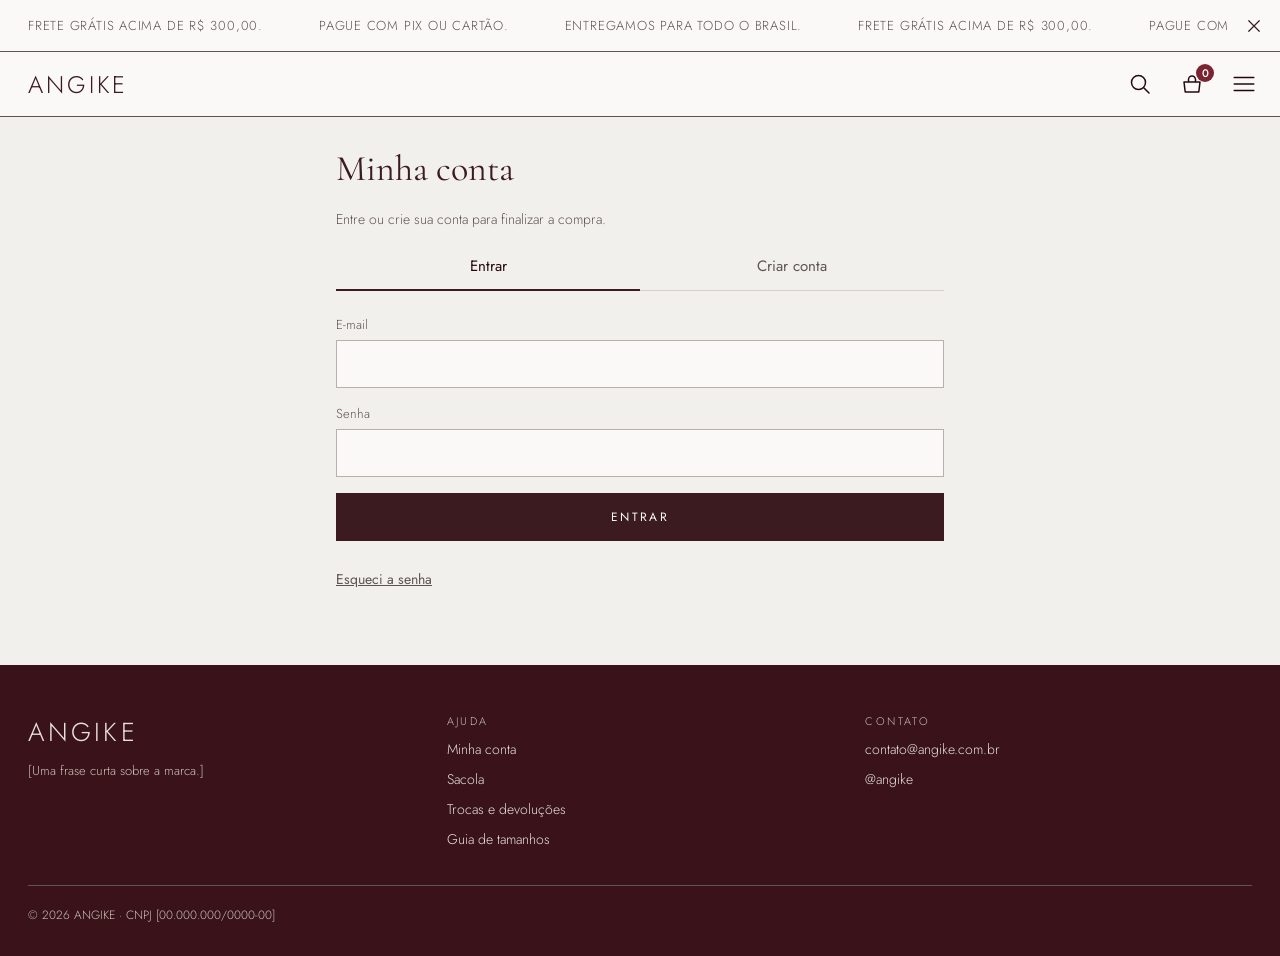
<file: admin.html>
<!doctype html>
<html lang="pt-BR">
<head>
  <meta charset="utf-8">
  <meta name="viewport" content="width=device-width, initial-scale=1">
  <title>Painel — ANGIKE</title>
  <meta name="robots" content="noindex, nofollow">
  <meta name="theme-color" content="#FAF9F7">
  <link rel="icon" href="data:image/svg+xml,%3Csvg xmlns='http://www.w3.org/2000/svg' viewBox='0 0 64 64'%3E%3Crect width='64' height='64' fill='%23FAF9F7'/%3E%3Ctext x='32' y='45' font-family='sans-serif' font-size='40' font-weight='300' text-anchor='middle' fill='%233A2E2A'%3EA%3C/text%3E%3C/svg%3E">
  <link rel="preconnect" href="https://fonts.googleapis.com">
  <link rel="preconnect" href="https://fonts.gstatic.com" crossorigin>
  <link href="https://fonts.googleapis.com/css2?family=Cormorant+Garamond:ital,wght@0,400;0,500;1,400;1,500&family=Jost:wght@300;400;500&display=swap" rel="stylesheet">
  <link rel="stylesheet" href="css/styles.css">
</head>
<body>
  <main id="conteudo" class="page">
    <div id="admin" aria-busy="true"><p class="muted">Carregando…</p></div>
  </main>

  <script src="js/vendor/supabase.js"></script>
  <script src="js/config.js"></script>
  <script src="js/products.js"></script>
  <script src="js/common.js"></script>
  <script src="js/admin.js"></script>
</body>
</html>
</file>
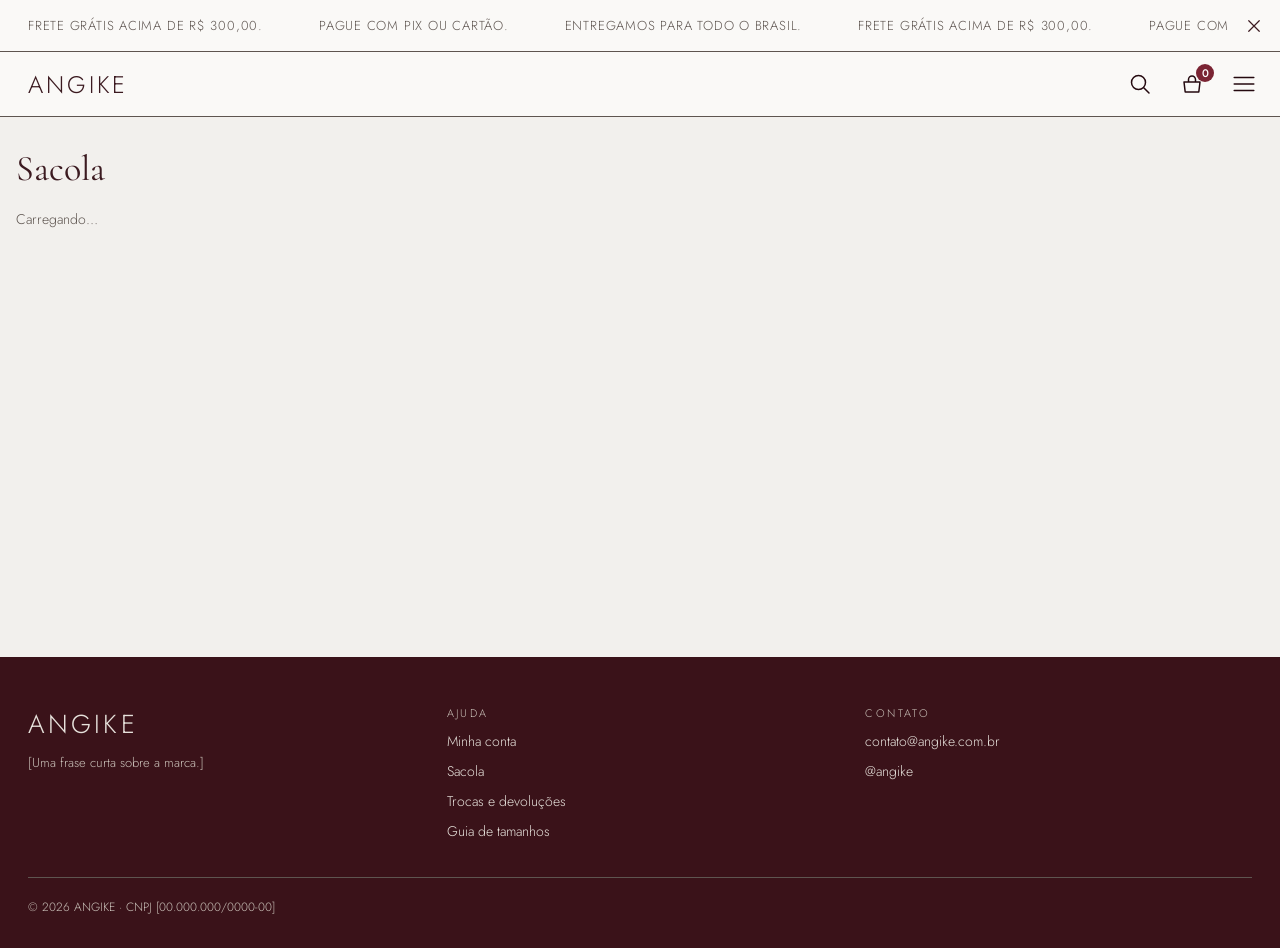
<file: carrinho.html>
<!doctype html>
<html lang="pt-BR">
<head>
  <meta charset="utf-8">
  <meta name="viewport" content="width=device-width, initial-scale=1">
  <title>Sacola — ANGIKE</title>
  <meta name="robots" content="noindex">
  <meta name="theme-color" content="#FAF9F7">
  <link rel="icon" href="data:image/svg+xml,%3Csvg xmlns='http://www.w3.org/2000/svg' viewBox='0 0 64 64'%3E%3Crect width='64' height='64' fill='%23FAF9F7'/%3E%3Ctext x='32' y='45' font-family='sans-serif' font-size='40' font-weight='300' text-anchor='middle' fill='%233A2E2A'%3EA%3C/text%3E%3C/svg%3E">
  <link rel="preconnect" href="https://fonts.googleapis.com">
  <link rel="preconnect" href="https://fonts.gstatic.com" crossorigin>
  <link href="https://fonts.googleapis.com/css2?family=Cormorant+Garamond:ital,wght@0,400;0,500;1,400;1,500&family=Jost:wght@300;400;500&display=swap" rel="stylesheet">
  <link rel="stylesheet" href="css/styles.css">
</head>
<body>
  <main id="conteudo" class="page">
    <h1 class="page__title">Sacola</h1>
    <div id="cart" aria-busy="true"><p class="muted">Carregando…</p></div>
  </main>

  <script src="js/vendor/supabase.js"></script>
  <script src="js/config.js"></script>
  <script src="js/products.js"></script>
  <script src="js/common.js"></script>
  <script src="js/carrinho.js"></script>
</body>
</html>
</file>
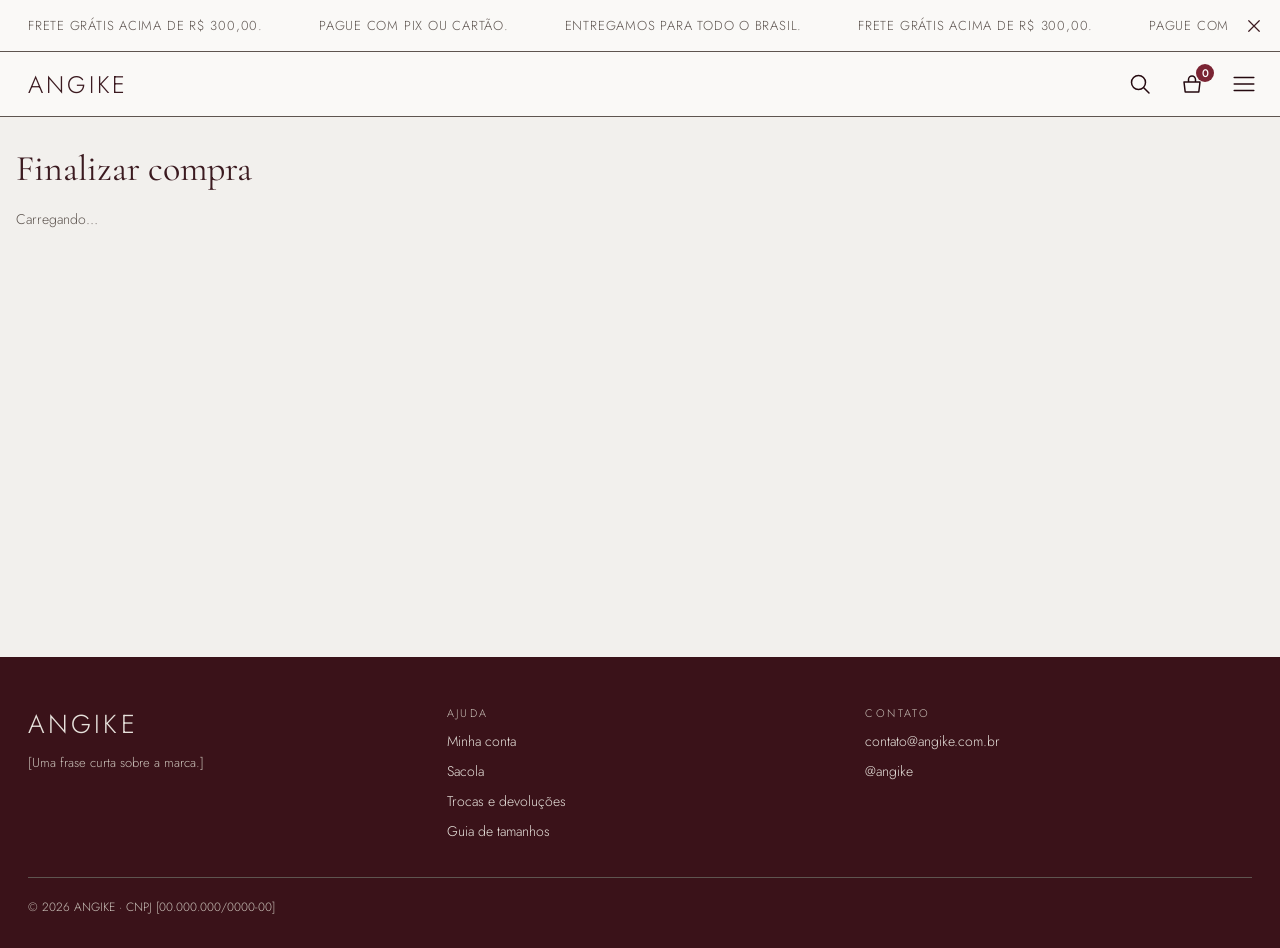
<file: checkout.html>
<!doctype html>
<html lang="pt-BR">
<head>
  <meta charset="utf-8">
  <meta name="viewport" content="width=device-width, initial-scale=1">
  <title>Finalizar compra — ANGIKE</title>
  <meta name="robots" content="noindex">
  <meta name="theme-color" content="#FAF9F7">
  <link rel="icon" href="data:image/svg+xml,%3Csvg xmlns='http://www.w3.org/2000/svg' viewBox='0 0 64 64'%3E%3Crect width='64' height='64' fill='%23FAF9F7'/%3E%3Ctext x='32' y='45' font-family='sans-serif' font-size='40' font-weight='300' text-anchor='middle' fill='%233A2E2A'%3EA%3C/text%3E%3C/svg%3E">
  <link rel="preconnect" href="https://fonts.googleapis.com">
  <link rel="preconnect" href="https://fonts.gstatic.com" crossorigin>
  <link href="https://fonts.googleapis.com/css2?family=Cormorant+Garamond:ital,wght@0,400;0,500;1,400;1,500&family=Jost:wght@300;400;500&display=swap" rel="stylesheet">
  <link rel="stylesheet" href="css/styles.css">
</head>
<body>
  <main id="conteudo" class="page">
    <h1 class="page__title">Finalizar compra</h1>
    <div id="checkout" aria-busy="true"><p class="muted">Carregando…</p></div>
  </main>

  <script src="js/vendor/supabase.js"></script>
  <script src="js/config.js"></script>
  <script src="js/products.js"></script>
  <script src="js/common.js"></script>
  <script src="js/checkout.js"></script>
</body>
</html>
</file>
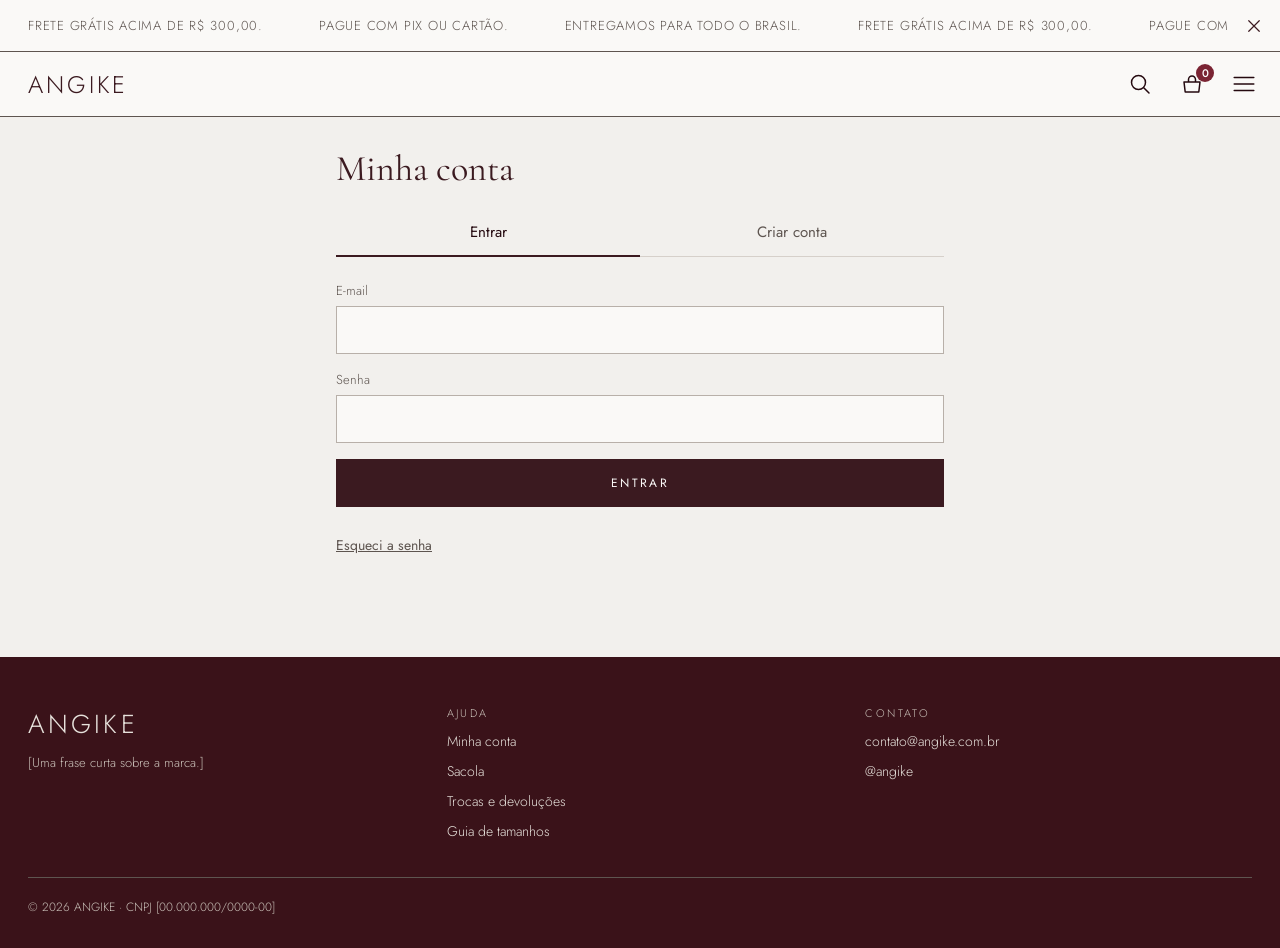
<file: conta.html>
<!doctype html>
<html lang="pt-BR">
<head>
  <meta charset="utf-8">
  <meta name="viewport" content="width=device-width, initial-scale=1">
  <title>Minha conta — ANGIKE</title>
  <meta name="robots" content="noindex">
  <meta name="theme-color" content="#FAF9F7">
  <link rel="icon" href="data:image/svg+xml,%3Csvg xmlns='http://www.w3.org/2000/svg' viewBox='0 0 64 64'%3E%3Crect width='64' height='64' fill='%23FAF9F7'/%3E%3Ctext x='32' y='45' font-family='sans-serif' font-size='40' font-weight='300' text-anchor='middle' fill='%233A2E2A'%3EA%3C/text%3E%3C/svg%3E">
  <link rel="preconnect" href="https://fonts.googleapis.com">
  <link rel="preconnect" href="https://fonts.gstatic.com" crossorigin>
  <link href="https://fonts.googleapis.com/css2?family=Cormorant+Garamond:ital,wght@0,400;0,500;1,400;1,500&family=Jost:wght@300;400;500&display=swap" rel="stylesheet">
  <link rel="stylesheet" href="css/styles.css">
</head>
<body>
  <main id="conteudo" class="page page--narrow">
    <div id="account" aria-busy="true"><p class="muted">Carregando…</p></div>
  </main>

  <script src="js/vendor/supabase.js"></script>
  <script src="js/config.js"></script>
  <script src="js/products.js"></script>
  <script src="js/common.js"></script>
  <script src="js/conta.js"></script>
</body>
</html>
</file>
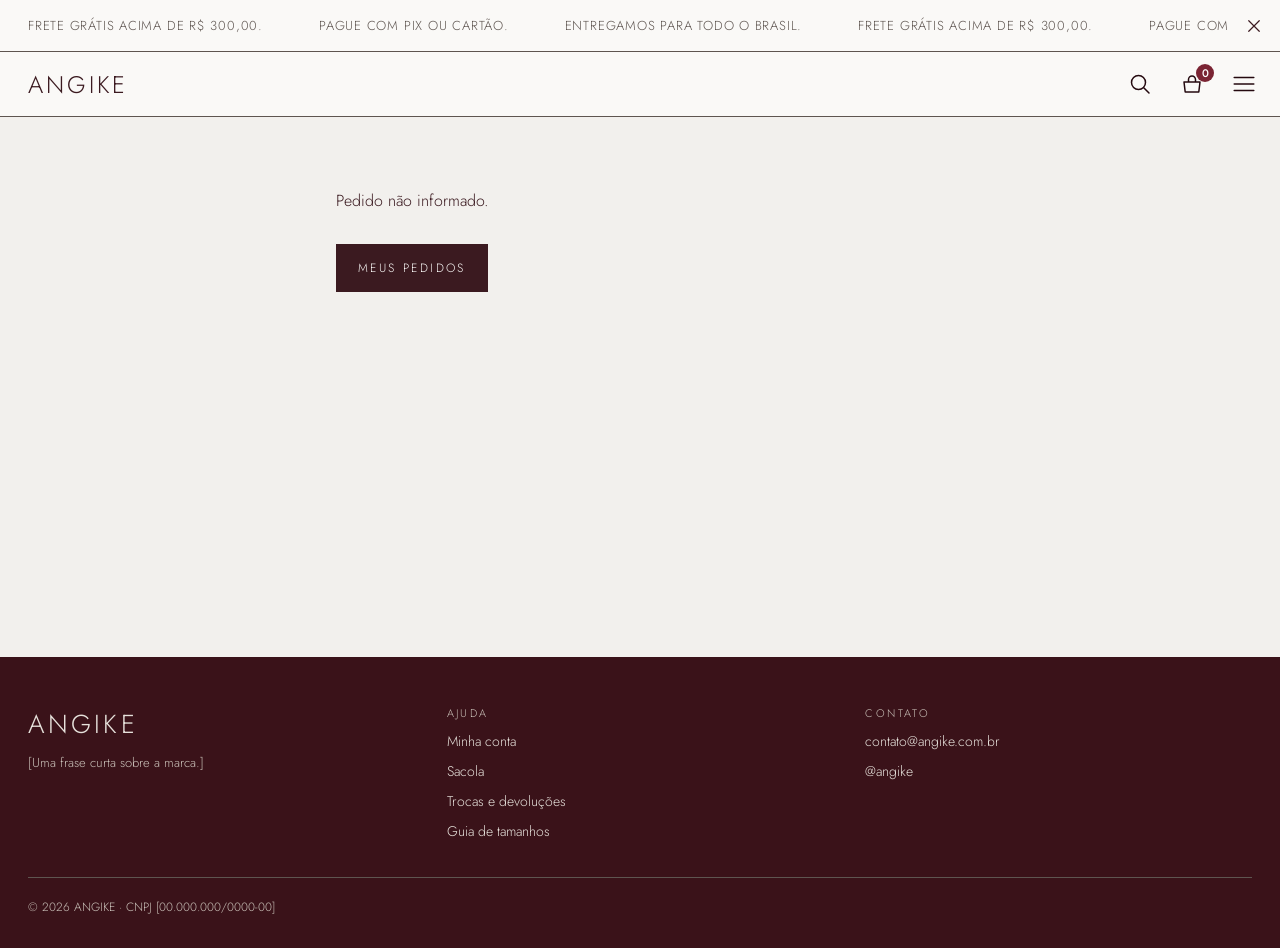
<file: pedido.html>
<!doctype html>
<html lang="pt-BR">
<head>
  <meta charset="utf-8">
  <meta name="viewport" content="width=device-width, initial-scale=1">
  <title>Pedido — ANGIKE</title>
  <meta name="robots" content="noindex">
  <meta name="theme-color" content="#FAF9F7">
  <link rel="icon" href="data:image/svg+xml,%3Csvg xmlns='http://www.w3.org/2000/svg' viewBox='0 0 64 64'%3E%3Crect width='64' height='64' fill='%23FAF9F7'/%3E%3Ctext x='32' y='45' font-family='sans-serif' font-size='40' font-weight='300' text-anchor='middle' fill='%233A2E2A'%3EA%3C/text%3E%3C/svg%3E">
  <link rel="preconnect" href="https://fonts.googleapis.com">
  <link rel="preconnect" href="https://fonts.gstatic.com" crossorigin>
  <link href="https://fonts.googleapis.com/css2?family=Cormorant+Garamond:ital,wght@0,400;0,500;1,400;1,500&family=Jost:wght@300;400;500&display=swap" rel="stylesheet">
  <link rel="stylesheet" href="css/styles.css">
</head>
<body>
  <main id="conteudo" class="page page--narrow">
    <div id="order" aria-busy="true"><p class="muted">Carregando pedido…</p></div>
  </main>

  <script src="js/vendor/supabase.js"></script>
  <script src="js/config.js"></script>
  <script src="js/products.js"></script>
  <script src="js/common.js"></script>
  <script src="js/pedido.js"></script>
</body>
</html>
</file>
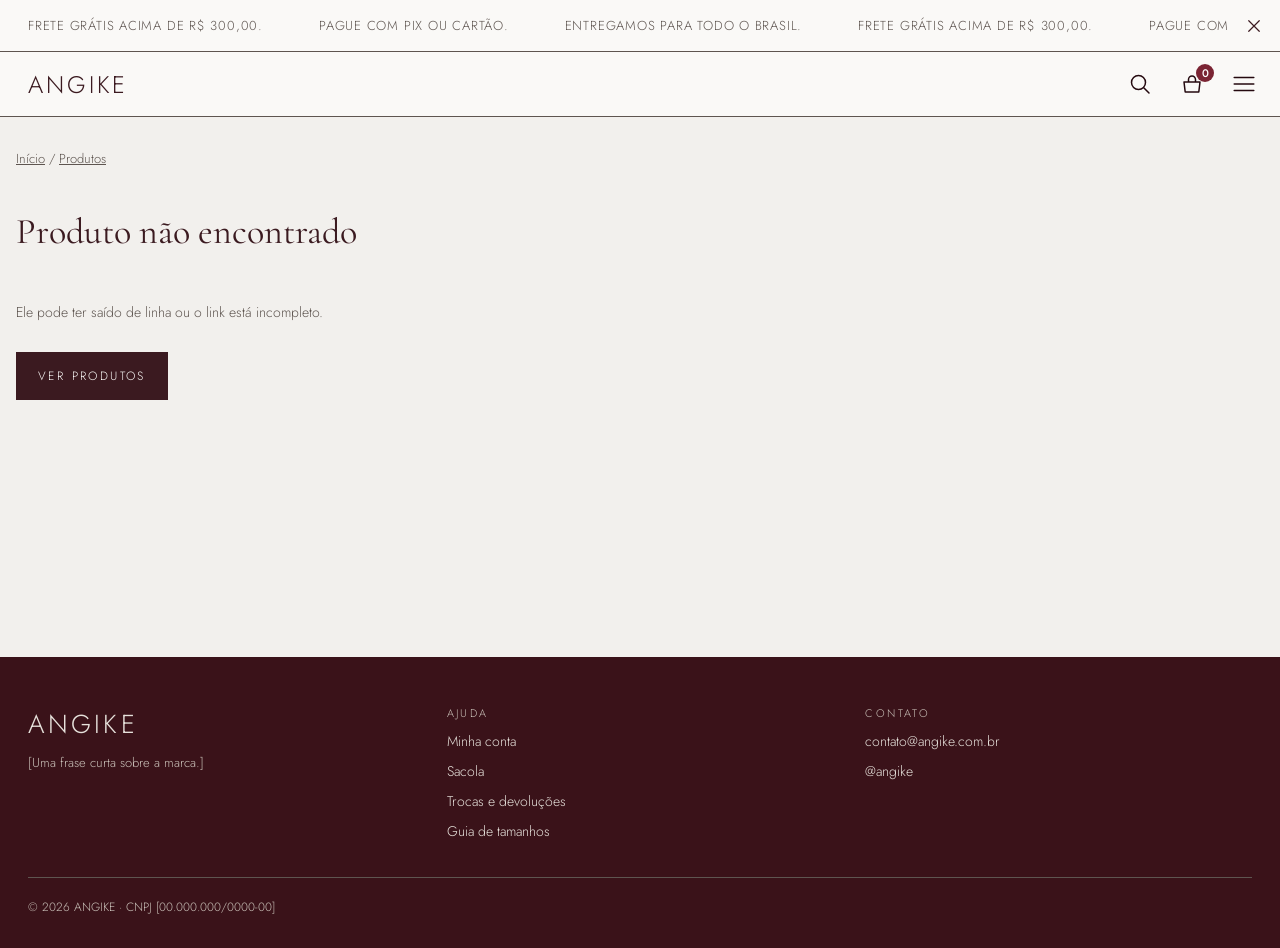
<file: produto.html>
<!doctype html>
<html lang="pt-BR">
<head>
  <meta charset="utf-8">
  <meta name="viewport" content="width=device-width, initial-scale=1">
  <title>Produto — ANGIKE</title>
  <meta name="theme-color" content="#FAF9F7">
  <link rel="icon" href="data:image/svg+xml,%3Csvg xmlns='http://www.w3.org/2000/svg' viewBox='0 0 64 64'%3E%3Crect width='64' height='64' fill='%23FAF9F7'/%3E%3Ctext x='32' y='45' font-family='sans-serif' font-size='40' font-weight='300' text-anchor='middle' fill='%233A2E2A'%3EA%3C/text%3E%3C/svg%3E">
  <link rel="preconnect" href="https://fonts.googleapis.com">
  <link rel="preconnect" href="https://fonts.gstatic.com" crossorigin>
  <link href="https://fonts.googleapis.com/css2?family=Cormorant+Garamond:ital,wght@0,400;0,500;1,400;1,500&family=Jost:wght@300;400;500&display=swap" rel="stylesheet">
  <link rel="stylesheet" href="css/styles.css">
</head>
<body>
  <main id="conteudo" class="page">
    <nav class="crumbs" aria-label="Você está em"><a href="./">Início</a> / <a href="index.html#novidades">Produtos</a></nav>

    <div id="pdp" class="pdp" aria-busy="true">
      <p class="muted">Carregando produto…</p>
    </div>
  </main>

  <script src="js/vendor/supabase.js"></script>
  <script src="js/config.js"></script>
  <script src="js/products.js"></script>
  <script src="js/common.js"></script>
  <script src="js/produto.js"></script>
</body>
</html>
</file>
<file: css/styles.css>
/* =========================================================
   ANGIKE — estilos
   ========================================================= */

:root {
  --bg: #F2F0ED;
  --surface: #FAF9F7;
  --strip: #ECE9E5;
  --soft: #E6E1DB;
  --text: #3B1A20;
  --text-strong: #24090F;
  --muted: #5E5550;
  --muted-2: #6B605A;
  --line: #5E5550;
  --line-soft: #D6D0CA;
  --accent: #7A2433;
  --footer: #3A1219;
  --footer-text: #E6E1DB;
  --footer-muted: #C9C0B8;

  --font-sans: 'Jost', system-ui, sans-serif;
  --font-serif: 'Cormorant Garamond', Georgia, serif;
  --max: 1280px;
}

*, *::before, *::after { box-sizing: border-box; }

html { scroll-behavior: smooth; }

body {
  margin: 0;
  background: var(--bg);
  color: var(--text);
  font-family: var(--font-sans);
  font-weight: 300;
  -webkit-font-smoothing: antialiased;
}

body.no-scroll { overflow: hidden; }

img { display: block; max-width: 100%; }
a { color: var(--text); }
a:hover { color: var(--text-strong); }
button { font-family: inherit; }

.sr-only {
  position: absolute; width: 1px; height: 1px;
  overflow: hidden; clip: rect(0 0 0 0); white-space: nowrap;
}

.skip-link {
  position: absolute; left: 8px; top: -60px; z-index: 100;
  background: var(--text); color: var(--surface);
  padding: 10px 16px; text-decoration: none;
}
.skip-link:focus { top: 8px; color: var(--surface); }

:focus-visible { outline: 2px solid var(--accent); outline-offset: 2px; }

.icon-btn {
  color: var(--text-strong); text-decoration: none;
  width: 48px; height: 48px; flex: none;
  border: 0; background: transparent; color: var(--text-strong);
  display: inline-flex; align-items: center; justify-content: center;
  cursor: pointer;
}

.btn {
  height: 48px; padding: 0 22px; border: 0; cursor: pointer;
  font-size: 12px; letter-spacing: .2em;
}
.btn--dark { background: var(--text); color: var(--surface); }
.btn--dark:hover { background: var(--text-strong); }

/* ---------- Marquee (texto correndo) ---------- */
@keyframes marquee { from { transform: translateX(0); } to { transform: translateX(-50%); } }

.marquee { flex: 1; overflow: hidden; }
.marquee__track {
  display: flex; width: max-content;
  animation: marquee 28s linear infinite;
}
.marquee__track--slow { animation-duration: 34s; }
.marquee__track span { padding: 0 28px; white-space: nowrap; }

@media (prefers-reduced-motion: reduce) {
  .marquee__track { animation: none; }
  html { scroll-behavior: auto; }
}

/* ---------- Barra de anúncio ---------- */
.announce {
  display: flex; align-items: center; height: 52px; overflow: hidden;
  background: var(--surface); border-bottom: 1px solid var(--line);
  font-size: 13px; letter-spacing: .06em; color: var(--muted);
}
.announce[hidden] { display: none; }
.announce__close { width: 52px; height: 52px; color: var(--text); }

/* ---------- Cabeçalho ---------- */
.header {
  position: sticky; top: 0; z-index: 20;
  background: var(--surface); border-bottom: 1px solid var(--line);
}
.header__inner {
  max-width: var(--max); margin: 0 auto; height: 64px;
  padding: 0 12px 0 28px;
  display: flex; align-items: center; justify-content: space-between;
}
.header__actions { display: flex; align-items: center; gap: 4px; }

.logo {
  font-weight: 300; font-size: 24px; letter-spacing: .12em;
  text-decoration: none; color: var(--text);
}

.cart-btn { position: relative; }
.cart-badge {
  position: absolute; top: 4px; right: 2px;
  min-width: 18px; height: 18px; padding: 0 4px; border-radius: 9px;
  background: var(--accent); color: #fff;
  font-size: 11px; font-weight: 500;
  display: flex; align-items: center; justify-content: center;
}
.cart-badge.bump { animation: bump .3s ease; }
@keyframes bump { 50% { transform: scale(1.3); } }

/* ---------- Hero / carrossel ---------- */
.hero {
  position: relative; height: 620px; overflow: hidden;
  color: #fff; background: #6B1E2E;
}
@media (min-width: 900px) { .hero { height: 680px; } }

.hero__slides { position: absolute; inset: 0; }

.slide {
  position: absolute; inset: 0;
  background: var(--tone);
  opacity: 0; visibility: hidden;
  transition: opacity .6s ease, visibility .6s;
}
.slide.is-active { opacity: 1; visibility: visible; }

.slide__img {
  position: absolute; inset: 0; width: 100%; height: 100%;
  object-fit: cover;
}
/* escurece levemente a foto para o texto branco ficar legível */
.slide__img + .slide__shade {
  position: absolute; inset: 0;
  background: linear-gradient(to top, rgba(0,0,0,.45), rgba(0,0,0,0) 55%);
}

.slide__placeholder {
  position: absolute; inset: 120px 24px 230px;
  display: flex; align-items: center; justify-content: center;
  border: 1px dashed rgba(255,255,255,.55); border-radius: 4px;
  color: rgba(255,255,255,.85); font-size: 13px; letter-spacing: .12em;
  text-align: center; padding: 16px;
}

.slide__content {
  position: absolute; left: 20px; right: 20px; bottom: 70px;
  display: flex; flex-direction: column; align-items: center; gap: 6px;
  text-align: center;
}
.slide__script {
  font-family: var(--font-serif); font-style: italic;
  font-size: 40px; line-height: 1; letter-spacing: -.02em;
}
.slide__title { font-size: 15px; font-weight: 500; letter-spacing: .28em; }
.slide__text {
  max-width: 340px; margin: 10px 0 0;
  font-size: 11px; font-weight: 400; letter-spacing: .22em; line-height: 1.5;
}
.slide__cta {
  margin-top: 16px; height: 44px; padding: 0 26px; border-radius: 22px;
  display: inline-flex; align-items: center; justify-content: center;
  background: #fff; color: var(--text);
  font-size: 13px; letter-spacing: .3em; text-decoration: none;
}
.slide__cta:hover { background: var(--surface); color: var(--text-strong); }

@media (min-width: 900px) {
  .slide__script { font-size: 56px; }
  .slide__title { font-size: 18px; }
}

.hero__brand {
  position: absolute; top: 20px; left: 0; right: 0;
  text-align: center; pointer-events: none;
  font-family: var(--font-serif);
}
.hero__est { font-size: 11px; letter-spacing: .2em; }
.hero__est em { font-size: 18px; letter-spacing: 0; }
.hero__club { font-size: 24px; letter-spacing: .1em; margin-top: 2px; }

.hero__dots {
  position: absolute; left: 0; right: 0; bottom: 22px;
  display: flex; justify-content: center; gap: 6px;
}
.dot {
  width: 28px; height: 28px; padding: 0; border: 0;
  background: transparent; cursor: pointer;
  display: flex; align-items: center; justify-content: center;
}
.dot::before {
  content: ""; width: 11px; height: 11px; border-radius: 50%;
  background: rgba(255,255,255,.45); transition: background .2s;
}
.dot[aria-current="true"]::before { background: #fff; }

/* ---------- Faixa ---------- */
.strip {
  height: 56px; display: flex; align-items: center; overflow: hidden;
  background: var(--strip); border-bottom: 1px solid var(--line);
  font-size: 14px; letter-spacing: .12em; color: #4A403B;
}

/* ---------- Seções ---------- */
.section { max-width: var(--max); margin: 0 auto; padding: 48px 16px 24px; }
.section + .section { padding-top: 32px; padding-bottom: 48px; }
.section__head {
  display: flex; align-items: baseline; justify-content: space-between;
  gap: 12px; margin-bottom: 24px; padding: 0 4px;
}
.section__title {
  margin: 0 4px 20px; font-family: var(--font-serif);
  font-weight: 400; font-size: 32px;
}
.section__head .section__title { margin: 0; }
.section__link { font-size: 12px; letter-spacing: .2em; color: var(--muted); }

/* ---------- Produtos ---------- */
.products {
  display: grid;
  grid-template-columns: repeat(auto-fill, minmax(165px, 1fr));
  gap: 28px 12px;
}
@media (min-width: 900px) {
  .products { grid-template-columns: repeat(auto-fill, minmax(240px, 1fr)); gap: 40px 20px; }
}

.product { display: flex; flex-direction: column; gap: 8px; }
.media {
  position: relative; overflow: hidden;
  background: var(--tone, #DDD7D0);
  display: flex; align-items: center; justify-content: center;
}
.media img {
  position: absolute; inset: 0; width: 100%; height: 100%; object-fit: cover;
  transition: transform .5s ease;
}
.media__placeholder { font-size: 11px; letter-spacing: .14em; color: var(--muted-2); text-align: center; padding: 4px; }
.product__media { aspect-ratio: 3 / 4; }
.product:hover .product__media img { transform: scale(1.04); }
.product__link { display: flex; flex-direction: column; gap: 8px; text-decoration: none; color: inherit; }
.product__tag {
  position: absolute; top: 10px; left: 10px; z-index: 1;
  background: var(--surface); color: var(--text);
  font-size: 10px; font-weight: 500; letter-spacing: .16em; padding: 4px 8px;
}
.product__name { margin: 0; font-size: 14px; font-weight: 400; line-height: 1.35; }
.product__price { font-size: 13px; color: var(--muted); }
.product__add {
  height: 44px; border: 1px solid var(--text); background: transparent;
  display: flex; align-items: center; justify-content: center; text-decoration: none;
  color: var(--text); font-size: 12px; letter-spacing: .18em; cursor: pointer;
  transition: background .2s, color .2s;
}
.product__add:hover { background: var(--text); color: var(--surface); }

/* ---------- Categorias ---------- */
.categories {
  display: grid;
  grid-template-columns: repeat(auto-fill, minmax(260px, 1fr));
  gap: 12px;
}
.category {
  position: relative; aspect-ratio: 4 / 3; overflow: hidden;
  background: var(--tone);
  display: flex; flex-direction: column; align-items: center; justify-content: center;
  text-decoration: none; color: #fff;
}
.category img {
  position: absolute; inset: 0; width: 100%; height: 100%; object-fit: cover;
  filter: brightness(.72); /* escurece a foto para o texto branco ficar legível */
  transition: transform .5s ease;
}
.category:hover img { transform: scale(1.04); }
.category__name {
  position: relative; z-index: 1;
  font-family: var(--font-serif); font-style: italic; font-size: 30px;
}
.category__cta { position: relative; z-index: 1; font-size: 11px; letter-spacing: .24em; margin-top: 4px; }
.category:hover { color: #fff; }

/* ---------- Newsletter ---------- */
.newsletter { background: var(--soft); padding: 48px 24px; text-align: center; }
.newsletter__inner { max-width: 460px; margin: 0 auto; display: flex; flex-direction: column; gap: 12px; }
.newsletter__title {
  margin: 0; font-family: var(--font-serif); font-style: italic;
  font-weight: 400; font-size: 34px; line-height: 1.1;
}
.newsletter p { margin: 0; font-size: 14px; line-height: 1.6; color: #4A403B; }
.newsletter__form { display: flex; gap: 8px; flex-wrap: wrap; margin-top: 8px; }
.newsletter__form input {
  flex: 1 1 200px; height: 48px; padding: 0 16px;
  border: 1px solid #8A807A; background: var(--surface);
  font-family: inherit; font-size: 15px; color: var(--text);
}
.newsletter__form .btn { flex: 1 1 120px; }
.newsletter__msg { min-height: 1.4em; }

/* ---------- Rodapé ---------- */
.footer { background: var(--footer); color: var(--footer-text); padding: 48px 28px 32px; }
.footer__grid {
  max-width: var(--max); margin: 0 auto;
  display: grid; grid-template-columns: repeat(auto-fit, minmax(200px, 1fr)); gap: 32px;
}
.footer__grid > * { display: flex; flex-direction: column; gap: 10px; font-size: 14px; }
.footer a { color: var(--footer-text); text-decoration: none; }
.footer a:hover { color: #fff; text-decoration: underline; }
.footer__logo { font-size: 26px; letter-spacing: .12em; }
.footer__muted { margin: 0; font-size: 13px; line-height: 1.6; color: var(--footer-muted); }
.footer__label { font-size: 11px; letter-spacing: .22em; color: var(--footer-muted); }
.footer__bottom {
  max-width: var(--max); margin: 36px auto 0; padding-top: 20px;
  border-top: 1px solid var(--line); font-size: 12px; color: var(--footer-muted);
}

/* ---------- Menu lateral ---------- */
.drawer { position: fixed; inset: 0; z-index: 50; }
.drawer[hidden] { display: none; }
.drawer__overlay {
  position: absolute; inset: 0; background: rgba(31,23,20,.4);
  animation: fade .25s ease;
}
.drawer__panel {
  position: absolute; top: 0; left: 0; bottom: 0;
  width: 80%; max-width: 360px; overflow-y: auto;
  background: var(--bg); display: flex; flex-direction: column;
  animation: slide-in .3s ease;
}
@keyframes fade { from { opacity: 0; } }
@keyframes slide-in { from { transform: translateX(-100%); } }

.drawer__top { display: flex; align-items: center; justify-content: space-between; padding: 24px 16px 20px 24px; }
.drawer__logo { background: #fff; padding: 14px 18px; font-size: 26px; letter-spacing: .1em; }

.drawer__search {
  margin: 0 24px 24px; height: 48px;
  display: flex; align-items: center;
  border: 1px solid #B8B0A9; border-radius: 8px; padding: 0 0 0 18px;
}
.drawer__search input {
  flex: 1; min-width: 0; border: 0; background: transparent; outline: none;
  font-family: inherit; font-size: 16px; color: var(--text);
}
.drawer__search input::placeholder { color: #8A807A; }
.drawer__search:focus-within { border-color: var(--text); }

.drawer__group { padding: 8px 0; border-top: 1px solid var(--line-soft); border-bottom: 1px solid var(--line-soft); }
.drawer__item {
  width: 100%; height: 56px; padding: 0 22px 0 24px;
  border: 0; background: transparent; cursor: pointer;
  display: flex; align-items: center; justify-content: space-between;
  font-size: 17px; font-weight: 300; color: var(--text);
}
.chevron { transition: transform .2s; }
.drawer__item[aria-expanded="true"] .chevron { transform: rotate(90deg); }
.drawer__sub { display: flex; flex-direction: column; padding-bottom: 8px; }
.drawer__sub[hidden] { display: none; }
.drawer__sub a {
  height: 44px; display: flex; align-items: center; padding: 0 24px 0 40px;
  font-size: 15px; color: var(--muted); text-decoration: none;
}
.drawer__sub a:hover { color: var(--text-strong); }

.drawer__account {
  height: 64px; display: flex; align-items: center; gap: 14px; padding: 0 24px;
  font-size: 17px; text-decoration: none;
}

/* ---------- Toast ---------- */
.toast {
  position: fixed; left: 50%; bottom: 24px; z-index: 60;
  transform: translate(-50%, 20px); opacity: 0; pointer-events: none;
  background: var(--text); color: var(--surface);
  padding: 12px 20px; font-size: 13px; letter-spacing: .06em;
  transition: opacity .25s, transform .25s;
  max-width: calc(100% - 32px);
}
.toast.is-visible { opacity: 1; transform: translate(-50%, 0); pointer-events: auto; }
.toast a { color: var(--surface); font-weight: 500; margin-left: 6px; }


/* =========================================================
   Páginas internas: produto, sacola, checkout, conta, pedido
   ========================================================= */
:root {
  --ok: #2F6B45; --ok-bg: #E3EFE6;
  --warn: #8A5A12; --warn-bg: #F6ECD9;
  --bad: #9B2C2C; --bad-bg: #F6E1DF;
}

.page { max-width: var(--max); margin: 0 auto; padding: 32px 16px 64px; min-height: 60vh; }
.page--narrow { max-width: 640px; }
.page__title {
  margin: 0 0 20px; font-family: var(--font-serif); font-weight: 400;
  font-size: 36px; line-height: 1.1; text-wrap: balance;
}
.muted { color: var(--muted); font-size: 14px; }
.eyebrow { font-size: 11px; letter-spacing: .22em; color: var(--muted); font-weight: 500; }
.label { font-size: 12px; letter-spacing: .18em; text-transform: uppercase; color: var(--muted); font-weight: 400; margin: 0; }
.crumbs { font-size: 13px; color: var(--muted); margin-bottom: 20px; }
.crumbs a { color: var(--muted); }
.empty { color: var(--muted); padding: 24px 4px; }
.empty-state { display: flex; flex-direction: column; align-items: flex-start; gap: 16px; padding: 24px 0; }
code { font-size: .9em; background: var(--soft); padding: 1px 6px; }

.btn { display: inline-flex; align-items: center; justify-content: center; text-decoration: none; }
.btn--dark:hover { color: var(--surface); }
.btn--outline { background: transparent; border: 1px solid var(--text); color: var(--text); }
.btn--outline:hover { background: var(--text); color: var(--surface); }
.btn--block { width: 100%; }
.btn:disabled { opacity: .55; cursor: progress; }
.link-btn {
  border: 0; background: none; padding: 8px 0; cursor: pointer;
  color: var(--muted); text-decoration: underline; font-size: 14px;
  align-self: flex-start; min-height: 44px;
}
.link-btn:hover { color: var(--text-strong); }

.notice { border: 1px solid var(--line-soft); background: var(--surface); padding: 18px 20px; display: flex; flex-direction: column; gap: 10px; align-items: flex-start; font-size: 15px; line-height: 1.5; margin-bottom: 20px; }
.notice p { margin: 0; }
.notice--ok { border-color: var(--ok); background: var(--ok-bg); color: var(--ok); }

.pill { display: inline-flex; align-items: center; height: 26px; padding: 0 10px; font-size: 12px; font-weight: 500; letter-spacing: .04em; white-space: nowrap; }
.pill--ok { background: var(--ok-bg); color: var(--ok); }
.pill--warn { background: var(--warn-bg); color: var(--warn); }
.pill--bad { background: var(--bad-bg); color: var(--bad); }

/* ---------- formulários ---------- */
.form { display: flex; flex-direction: column; gap: 16px; min-width: 0; }
.form__group { border: 0; margin: 0; padding: 0; display: flex; flex-direction: column; gap: 14px; }
.form__group + .form__group { margin-top: 12px; }
.form__legend { font-family: var(--font-serif); font-size: 24px; padding: 0; margin-bottom: 6px; }
.field { display: flex; flex-direction: column; gap: 6px; min-width: 0; }
.field-row > .field { flex: 1 1 180px; }
.field label { font-size: 13px; color: var(--muted); }
.field input {
  height: 48px; padding: 0 14px; width: 100%;
  border: 1px solid #B8B0A9; background: var(--surface); color: var(--text);
  font-family: inherit; font-size: 16px; font-weight: 300; border-radius: 0;
}
.field input:focus { outline: none; border-color: var(--text); box-shadow: 0 0 0 1px var(--text); }
.field input:disabled { background: var(--strip); color: var(--muted); }
.field input[aria-invalid="true"] { border-color: var(--bad); box-shadow: 0 0 0 1px var(--bad); }
.field--cep { max-width: 220px; }
.field-row > .field--uf { flex: 0 0 90px; }
.field__hint { font-size: 12px; color: var(--muted); min-height: 1em; }
.field__error, .form__error { color: var(--bad); font-size: 14px; margin: 0; }
.field-row { display: flex; flex-wrap: wrap; gap: 14px; }

/* ---------- abas (conta) ---------- */
.tabs { display: flex; border-bottom: 1px solid var(--line-soft); margin-bottom: 24px; }
.tabs__tab {
  flex: 1; height: 48px; border: 0; background: none; cursor: pointer;
  font-size: 15px; color: var(--muted); border-bottom: 2px solid transparent; margin-bottom: -1px;
}
.tabs__tab[aria-selected="true"] { color: var(--text-strong); border-bottom-color: var(--text); font-weight: 400; }

/* ---------- produto ---------- */
.pdp { display: grid; gap: 32px; grid-template-columns: minmax(0, 1fr); }
@media (min-width: 860px) { .pdp { grid-template-columns: minmax(0, 1.1fr) minmax(0, 1fr); gap: 56px; } }
.pdp__gallery { display: flex; flex-direction: column; gap: 10px; min-width: 0; }
.pdp__main { aspect-ratio: 3 / 4; max-width: 100%; }
.pdp__thumbs { display: flex; gap: 8px; overflow-x: auto; }
.pdp__thumb { width: 64px; flex: none; aspect-ratio: 3 / 4; border: 1px solid transparent; padding: 0; cursor: pointer; }
.pdp__thumb[aria-current="true"] { border-color: var(--text); }
.pdp__info { display: flex; flex-direction: column; gap: 14px; min-width: 0; }
.pdp__name { margin: 0; font-family: var(--font-serif); font-weight: 400; font-size: 36px; line-height: 1.1; text-wrap: balance; }
.pdp__price { font-size: 20px; }
.pdp__form { display: flex; flex-direction: column; gap: 20px; margin-top: 8px; }
.pdp__desc { border-top: 1px solid var(--line-soft); padding-top: 18px; margin-top: 8px; }
.pdp__desc p { line-height: 1.7; font-size: 15px; max-width: 60ch; }

.sizes { border: 0; margin: 0; padding: 0; }
.sizes legend { font-size: 12px; letter-spacing: .18em; text-transform: uppercase; color: var(--muted); margin-bottom: 10px; padding: 0; }
.sizes__list { display: flex; flex-wrap: wrap; gap: 8px; }
.sizes__list input { position: absolute; opacity: 0; pointer-events: none; }
.sizes__list label {
  min-width: 52px; height: 48px; padding: 0 12px;
  display: inline-flex; align-items: center; justify-content: center;
  border: 1px solid #B8B0A9; cursor: pointer; font-size: 15px; background: var(--surface);
}
.sizes__list input:checked + label { background: var(--text); color: var(--surface); border-color: var(--text); }
.sizes__list input:focus-visible + label { outline: 2px solid var(--accent); outline-offset: 2px; }

.qty-row { display: flex; align-items: center; justify-content: space-between; gap: 12px; }
.qty { display: inline-flex; align-items: center; border: 1px solid #B8B0A9; background: var(--surface); }
.qty__btn { width: 44px; height: 44px; border: 0; background: none; cursor: pointer; font-size: 20px; color: var(--text); }
.qty__btn:hover { background: var(--strip); }
.qty__input, .qty__value { width: 44px; text-align: center; border: 0; background: none; font-family: inherit; font-size: 16px; color: var(--text); -moz-appearance: textfield; }
.qty__input::-webkit-outer-spin-button, .qty__input::-webkit-inner-spin-button { -webkit-appearance: none; margin: 0; }

/* ---------- sacola e resumo ---------- */
.cart-layout { display: grid; gap: 32px; grid-template-columns: minmax(0, 1fr); align-items: start; }
@media (min-width: 900px) { .cart-layout { grid-template-columns: minmax(0, 1fr) 360px; gap: 48px; } }
.cart-lines { list-style: none; margin: 0; padding: 0; border-top: 1px solid var(--line-soft); }
.cart-line { display: grid; grid-template-columns: 88px minmax(0, 1fr) auto; gap: 14px; padding: 18px 0; border-bottom: 1px solid var(--line-soft); align-items: start; }
.cart-line__media { aspect-ratio: 3 / 4; }
.cart-line__info { display: flex; flex-direction: column; gap: 4px; min-width: 0; }
.cart-line__name { font-size: 15px; font-weight: 400; text-decoration: none; }
.cart-line__actions { display: flex; align-items: center; gap: 16px; margin-top: 8px; flex-wrap: wrap; }
.cart-line__total { font-size: 15px; white-space: nowrap; font-variant-numeric: tabular-nums; }
.qty--sm .qty__btn { width: 40px; height: 40px; }

.summary { background: var(--surface); border: 1px solid var(--line-soft); padding: 24px; display: flex; flex-direction: column; gap: 14px; }
@media (min-width: 900px) { .summary { position: sticky; top: 88px; } }
.summary__title { margin: 0; font-family: var(--font-serif); font-weight: 400; font-size: 26px; }
.summary__items { list-style: none; margin: 0; padding: 0; display: flex; flex-direction: column; gap: 8px; font-size: 14px; }
.summary__items li { display: flex; justify-content: space-between; gap: 12px; font-variant-numeric: tabular-nums; }
.summary__rows { margin: 0; display: flex; flex-direction: column; gap: 8px; border-top: 1px solid var(--line-soft); padding-top: 12px; }
.summary__rows div { display: flex; justify-content: space-between; gap: 12px; font-size: 15px; }
.summary__rows dt { color: var(--muted); }
.summary__rows dd { margin: 0; font-variant-numeric: tabular-nums; }
.summary__total { border-top: 1px solid var(--line-soft); padding-top: 10px; font-size: 18px !important; }
.summary__total dt { color: var(--text) !important; }
.summary__hint { margin: 0; font-size: 13px; color: var(--muted); line-height: 1.5; }

/* ---------- conta e pedido ---------- */
.account-head { display: flex; align-items: center; justify-content: space-between; gap: 16px; flex-wrap: wrap; margin-bottom: 8px; }
.account-head .page__title { margin: 0; }
.block { border-top: 1px solid var(--line-soft); padding-top: 24px; margin-top: 28px; display: flex; flex-direction: column; gap: 14px; }
.block__title { margin: 0; font-family: var(--font-serif); font-weight: 400; font-size: 26px; }
.block p { margin: 0; line-height: 1.6; }
.orders { list-style: none; margin: 0; padding: 0; display: flex; flex-direction: column; gap: 10px; }
.order-row {
  display: flex; justify-content: space-between; align-items: center; gap: 12px; flex-wrap: wrap;
  padding: 16px; background: var(--surface); border: 1px solid var(--line-soft); text-decoration: none;
}
.order-row:hover { border-color: var(--text); }
.order-row__id { font-weight: 400; letter-spacing: .04em; }
.order-row__end { display: flex; align-items: center; gap: 12px; font-variant-numeric: tabular-nums; }
.order-head { display: flex; flex-direction: column; gap: 8px; align-items: flex-start; }
.order-head .page__title { margin: 0; }
.actions { display: flex; flex-wrap: wrap; gap: 10px; margin-top: 28px; }
.drawer__logo { text-decoration: none; color: var(--text); }
a.media { text-decoration: none; }

/* ---------- formas de entrega (checkout) ---------- */
.ship-options { display: flex; flex-direction: column; gap: 8px; }
.ship-option {
  display: grid; grid-template-columns: auto minmax(0, 1fr) auto; gap: 12px; align-items: center;
  padding: 14px 16px; border: 1px solid #B8B0A9; background: var(--surface); cursor: pointer;
}
.ship-option:has(input:checked) { border-color: var(--text); box-shadow: 0 0 0 1px var(--text); }
.ship-option input { width: 18px; height: 18px; accent-color: var(--text); margin: 0; }
.ship-option__body { display: flex; flex-direction: column; gap: 2px; min-width: 0; }
.ship-option__name { font-size: 15px; font-weight: 400; }
.ship-option__price { font-variant-numeric: tabular-nums; white-space: nowrap; }

/* ---------- painel admin ---------- */
.kpis { display: grid; grid-template-columns: repeat(auto-fit, minmax(180px, 1fr)); gap: 12px; margin: 20px 0 28px; }
.kpi { background: var(--surface); border: 1px solid var(--line-soft); padding: 16px 18px; display: flex; flex-direction: column; gap: 4px; }
.kpi--alert { border-color: var(--warn); background: var(--warn-bg); }
.kpi__label { font-size: 12px; letter-spacing: .16em; text-transform: uppercase; color: var(--muted); }
.kpi__value { font-size: 26px; font-variant-numeric: tabular-nums; }
.tabs--scroll { overflow-x: auto; }
.tabs--scroll .tabs__tab { flex: 0 0 auto; padding: 0 16px; white-space: nowrap; }
.admin-orders { list-style: none; margin: 0; padding: 0; display: flex; flex-direction: column; gap: 14px; }
.admin-order { background: var(--surface); border: 1px solid var(--line-soft); padding: 18px; display: flex; flex-direction: column; gap: 16px; }
.admin-order__head { display: flex; justify-content: space-between; align-items: center; gap: 12px; flex-wrap: wrap; }
.admin-order__grid { display: grid; grid-template-columns: repeat(auto-fit, minmax(240px, 1fr)); gap: 20px; }
.admin-order__grid p { margin: 4px 0 0; }
.admin-items { list-style: none; margin: 6px 0 0; padding: 0; display: flex; flex-direction: column; gap: 4px; font-size: 15px; }
.admin-address { margin: 6px 0 0; font-family: inherit; font-size: 14px; line-height: 1.6; white-space: pre-wrap; }
.admin-ship { display: flex; gap: 10px; flex-wrap: wrap; align-items: center; border-top: 1px solid var(--line-soft); padding-top: 14px; }
.admin-ship input { flex: 1 1 220px; height: 48px; padding: 0 14px; border: 1px solid #B8B0A9; background: #fff; font-family: inherit; font-size: 15px; text-transform: uppercase; }

/* ---------- destaque sem carrossel ---------- */
.hero .slide__content { bottom: 44px; }

/* ---------- edição de produtos (admin) ---------- */
.product { position: relative; }
.product--hidden { opacity: .55; }
.product__edit {
  position: absolute; top: 10px; right: 10px; z-index: 2;
  height: 32px; padding: 0 12px; border: 0; cursor: pointer;
  background: var(--text); color: var(--surface); font-size: 11px; letter-spacing: .16em;
}
.product__hidden-tag {
  position: absolute; top: 48px; right: 10px; z-index: 2;
  background: var(--bad-bg); color: var(--bad); font-size: 10px; font-weight: 500; letter-spacing: .16em; padding: 4px 8px;
}
.product-add-card {
  min-height: 280px; border: 1.5px dashed var(--accent); background: transparent; color: var(--accent);
  display: flex; flex-direction: column; align-items: center; justify-content: center; gap: 8px;
  cursor: pointer; font-size: 14px; letter-spacing: .06em;
}
.product-add-card:hover { background: var(--surface); }
.product-add-card__plus { font-size: 48px; line-height: 1; font-weight: 300; }

.editor {
  width: min(560px, calc(100% - 24px)); max-height: calc(100vh - 24px); overflow-y: auto;
  border: 0; padding: 24px; background: var(--bg); color: var(--text);
}
.editor::backdrop { background: rgba(36, 9, 15, .5); }
.editor__head { display: flex; align-items: center; justify-content: space-between; }
.editor__photo { display: flex; gap: 16px; align-items: center; flex-wrap: wrap; }
.editor__preview { width: 120px; aspect-ratio: 3 / 4; --tone: #DDD7D0; }
.editor__upload { cursor: pointer; }
.editor__actions { display: flex; gap: 10px; justify-content: flex-end; flex-wrap: wrap; }
.field textarea, .field select {
  width: 100%; padding: 12px 14px; border: 1px solid #B8B0A9; background: var(--surface);
  font-family: inherit; font-size: 16px; font-weight: 300; color: var(--text); border-radius: 0;
}
.field select { height: 48px; padding: 0 12px; }
.field textarea:focus, .field select:focus { outline: none; border-color: var(--text); box-shadow: 0 0 0 1px var(--text); }
.check { display: flex; align-items: center; gap: 10px; font-size: 15px; cursor: pointer; min-height: 32px; }
.check input { width: 18px; height: 18px; accent-color: var(--text); }
</file>
